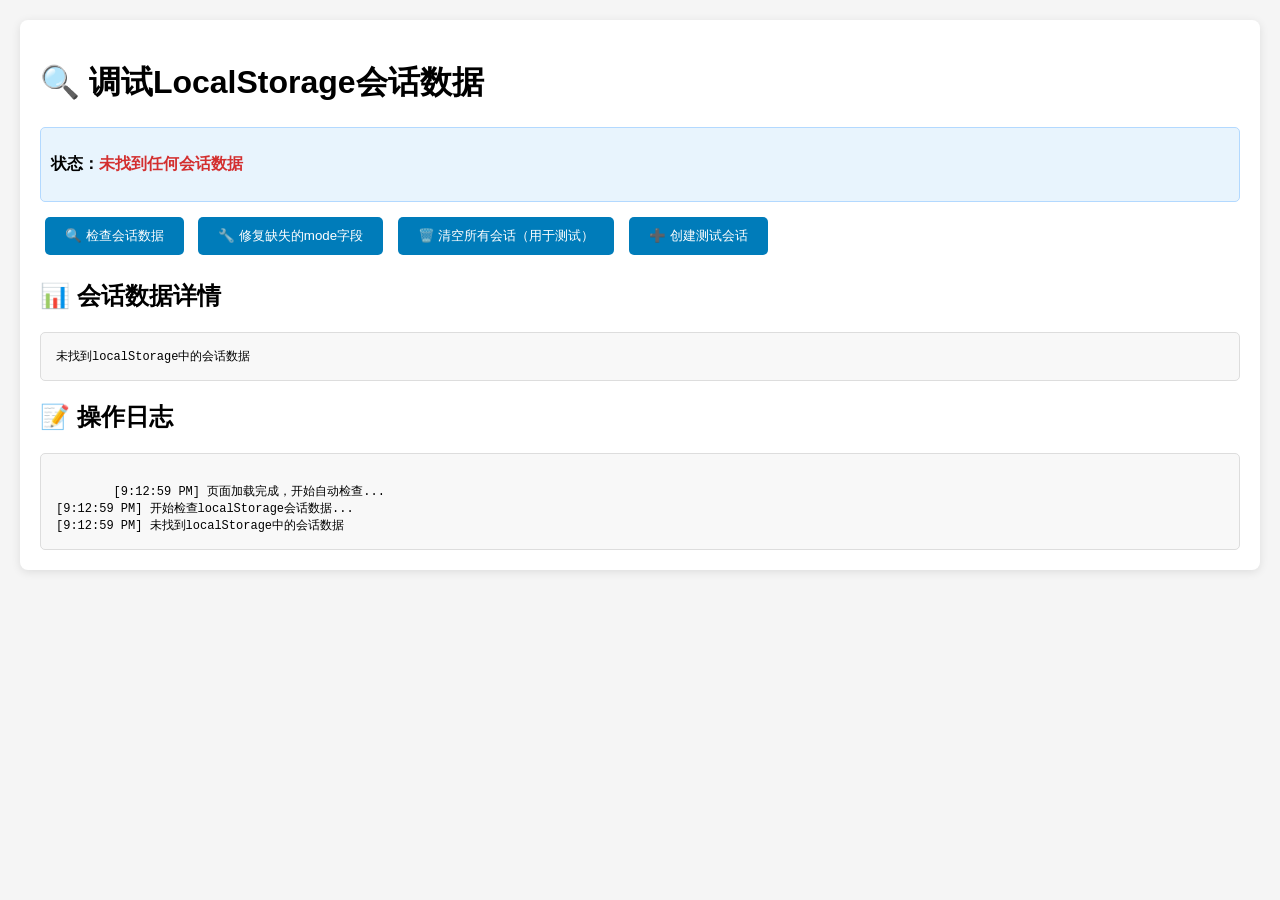
<file: tests/debug-localstorage.html>
<!DOCTYPE html>
<html lang="zh-CN">
<head>
    <meta charset="UTF-8">
    <meta name="viewport" content="width=device-width, initial-scale=1.0">
    <title>调试LocalStorage会话数据</title>
    <style>
        body {
            font-family: 'Segoe UI', Tahoma, Geneva, Verdana, sans-serif;
            margin: 20px;
            background-color: #f5f5f5;
        }
        .container {
            max-width: 1200px;
            margin: 0 auto;
            background: white;
            padding: 20px;
            border-radius: 8px;
            box-shadow: 0 2px 10px rgba(0,0,0,0.1);
        }
        .button {
            background: #007cba;
            color: white;
            border: none;
            padding: 10px 20px;
            border-radius: 5px;
            cursor: pointer;
            margin: 5px;
        }
        .button:hover {
            background: #005a87;
        }
        .json-display {
            background: #f8f8f8;
            border: 1px solid #ddd;
            padding: 15px;
            border-radius: 5px;
            overflow-x: auto;
            white-space: pre-wrap;
            font-family: 'Courier New', monospace;
            font-size: 12px;
        }
        .session-summary {
            background: #e8f4fd;
            border: 1px solid #b3d9ff;
            padding: 10px;
            border-radius: 5px;
            margin: 10px 0;
        }
        .missing-mode {
            color: #d32f2f;
            font-weight: bold;
        }
        .has-mode {
            color: #2e7d32;
            font-weight: bold;
        }
    </style>
</head>
<body>
    <div class="container">
        <h1>🔍 调试LocalStorage会话数据</h1>

        <div class="session-summary" id="sessionSummary">
            <p><strong>状态：</strong>点击"检查会话数据"来分析localStorage中的会话数据</p>
        </div>

        <button class="button" onclick="checkSessionData()">🔍 检查会话数据</button>
        <button class="button" onclick="addModeToSessions()">🔧 修复缺失的mode字段</button>
        <button class="button" onclick="clearAllSessions()">🗑️ 清空所有会话（用于测试）</button>
        <button class="button" onclick="createTestSession()">➕ 创建测试会话</button>

        <h2>📊 会话数据详情</h2>
        <div class="json-display" id="jsonDisplay">
            点击上面的按钮来显示数据...
        </div>

        <h2>📝 操作日志</h2>
        <div class="json-display" id="operationLog">
        </div>
    </div>

    <script>
        function log(message) {
            const logElement = document.getElementById('operationLog');
            const timestamp = new Date().toLocaleTimeString();
            logElement.textContent += `[${timestamp}] ${message}\n`;
            logElement.scrollTop = logElement.scrollHeight;
        }

        function checkSessionData() {
            log('开始检查localStorage会话数据...');

            const sessionsData = localStorage.getItem('claude_mcp_sessions');
            const jsonDisplay = document.getElementById('jsonDisplay');
            const sessionSummary = document.getElementById('sessionSummary');

            if (!sessionsData) {
                log('未找到localStorage中的会话数据');
                jsonDisplay.textContent = '未找到localStorage中的会话数据';
                sessionSummary.innerHTML = '<p><strong>状态：</strong><span class="missing-mode">未找到任何会话数据</span></p>';
                return;
            }

            try {
                const sessions = JSON.parse(sessionsData);
                const sessionKeys = Object.keys(sessions);

                log(`找到 ${sessionKeys.length} 个会话`);

                let sessionsWithMode = 0;
                let sessionsWithoutMode = 0;
                let sessionsWithoutSettings = 0;

                const analysis = [];

                sessionKeys.forEach(sessionId => {
                    const session = sessions[sessionId];
                    const hasSettings = !!session.settings;
                    const hasMode = hasSettings && !!session.settings.mode;

                    if (!hasSettings) {
                        sessionsWithoutSettings++;
                        analysis.push(`❌ 会话 ${session.name || sessionId}: 没有settings字段`);
                    } else if (!hasMode) {
                        sessionsWithoutMode++;
                        analysis.push(`⚠️  会话 ${session.name || sessionId}: 有settings但没有mode字段`);
                    } else {
                        sessionsWithMode++;
                        analysis.push(`✅ 会话 ${session.name || sessionId}: mode = ${session.settings.mode}`);
                    }
                });

                sessionSummary.innerHTML = `
                    <p><strong>总会话数：</strong>${sessionKeys.length}</p>
                    <p><strong>有mode字段：</strong><span class="has-mode">${sessionsWithMode}</span></p>
                    <p><strong>缺少mode字段：</strong><span class="missing-mode">${sessionsWithoutMode}</span></p>
                    <p><strong>缺少settings：</strong><span class="missing-mode">${sessionsWithoutSettings}</span></p>
                `;

                jsonDisplay.textContent = JSON.stringify(sessions, null, 2);

                analysis.forEach(msg => log(msg));

                if (sessionsWithoutMode > 0 || sessionsWithoutSettings > 0) {
                    log(`发现 ${sessionsWithoutMode + sessionsWithoutSettings} 个会话需要修复`);
                } else {
                    log('所有会话都有正确的mode字段！');
                }

            } catch (error) {
                log(`解析会话数据失败: ${error.message}`);
                jsonDisplay.textContent = `解析错误: ${error.message}`;
            }
        }

        function addModeToSessions() {
            log('开始修复缺失的mode字段...');

            const sessionsData = localStorage.getItem('claude_mcp_sessions');
            if (!sessionsData) {
                log('没有找到会话数据，无需修复');
                return;
            }

            try {
                const sessions = JSON.parse(sessionsData);
                let updated = 0;

                Object.keys(sessions).forEach(sessionId => {
                    const session = sessions[sessionId];
                    let needsUpdate = false;

                    // 如果没有settings，创建默认settings
                    if (!session.settings) {
                        session.settings = {
                            mode: 'general',
                            systemPrompt: '你是一个非常实用的助手。',
                            maxTurns: 20,
                            allowedTools: ['WebSearch', 'Read']
                        };
                        needsUpdate = true;
                        log(`为会话 ${session.name || sessionId} 创建了默认settings`);
                    }
                    // 如果有settings但没有mode
                    else if (!session.settings.mode) {
                        session.settings.mode = 'general';
                        needsUpdate = true;
                        log(`为会话 ${session.name || sessionId} 添加了mode字段: general`);
                    }

                    // 确保其他字段存在
                    if (!session.settings.systemPrompt) {
                        session.settings.systemPrompt = '你是一个非常实用的助手。';
                        needsUpdate = true;
                    }
                    if (!session.settings.maxTurns) {
                        session.settings.maxTurns = 20;
                        needsUpdate = true;
                    }
                    if (!session.settings.allowedTools) {
                        session.settings.allowedTools = ['WebSearch', 'Read'];
                        needsUpdate = true;
                    }

                    if (needsUpdate) {
                        updated++;
                    }
                });

                if (updated > 0) {
                    // 保存回localStorage
                    localStorage.setItem('claude_mcp_sessions', JSON.stringify(sessions));
                    log(`成功修复 ${updated} 个会话，已保存到localStorage`);

                    // 重新检查以验证修复
                    setTimeout(checkSessionData, 100);
                } else {
                    log('所有会话都已有正确的mode字段，无需修复');
                }

            } catch (error) {
                log(`修复失败: ${error.message}`);
            }
        }

        function clearAllSessions() {
            if (confirm('确定要清空所有会话数据吗？此操作不可撤销！')) {
                localStorage.removeItem('claude_mcp_sessions');
                log('已清空所有会话数据');
                checkSessionData();
            }
        }

        function createTestSession() {
            log('创建测试会话...');

            const sessionsData = localStorage.getItem('claude_mcp_sessions') || '{}';
            const sessions = JSON.parse(sessionsData);

            const sessionId = `session_${Date.now()}_test`;
            const session = {
                id: sessionId,
                name: `测试会话 ${Date.now()}`,
                createdAt: new Date().toISOString(),
                updatedAt: new Date().toISOString(),
                messages: [],
                settings: {
                    mode: 'general',
                    systemPrompt: '你是一个非常实用的助手。',
                    maxTurns: 20,
                    allowedTools: ['WebSearch', 'Read']
                }
            };

            sessions[sessionId] = session;
            localStorage.setItem('claude_mcp_sessions', JSON.stringify(sessions));

            log(`已创建测试会话: ${session.name}`);
            checkSessionData();
        }

        // 页面加载时自动检查
        window.addEventListener('load', () => {
            log('页面加载完成，开始自动检查...');
            checkSessionData();
        });
    </script>
</body>
</html>
</file>
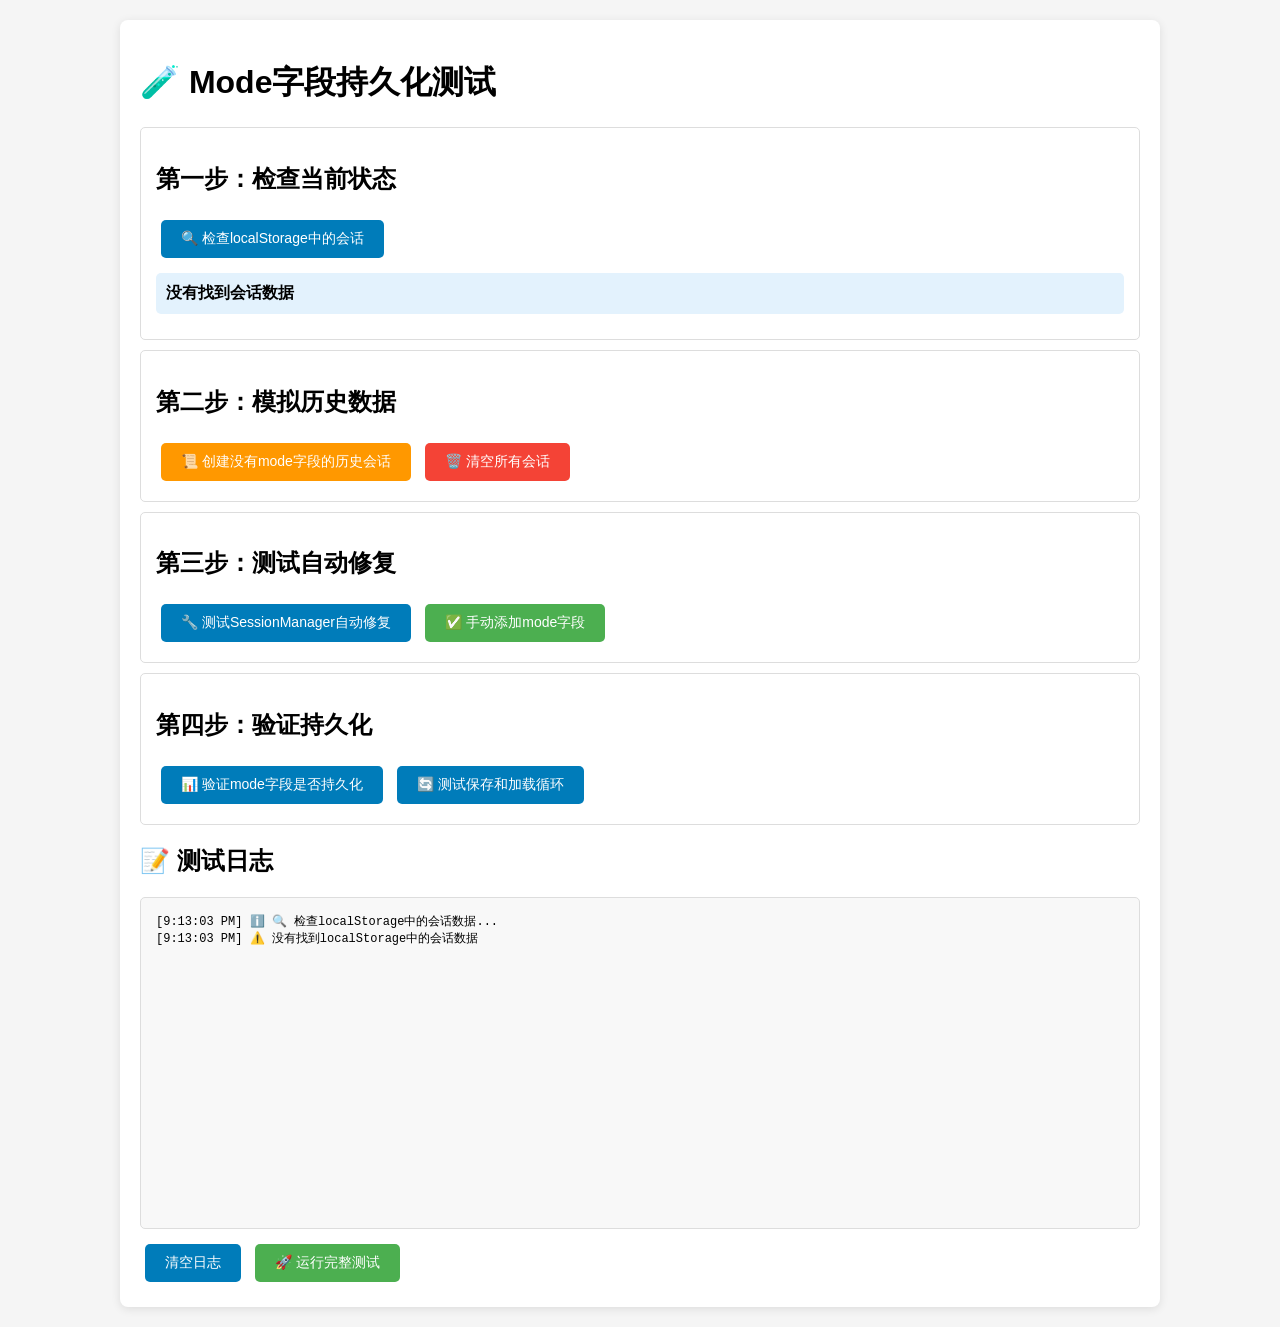
<file: tests/test-mode-persistence.html>
<!DOCTYPE html>
<html lang="zh-CN">
<head>
    <meta charset="UTF-8">
    <meta name="viewport" content="width=device-width, initial-scale=1.0">
    <title>测试Mode字段持久化</title>
    <style>
        body {
            font-family: 'Segoe UI', Tahoma, Geneva, Verdana, sans-serif;
            margin: 20px;
            background-color: #f5f5f5;
        }
        .container {
            max-width: 1000px;
            margin: 0 auto;
            background: white;
            padding: 20px;
            border-radius: 8px;
            box-shadow: 0 2px 10px rgba(0,0,0,0.1);
        }
        .button {
            background: #007cba;
            color: white;
            border: none;
            padding: 10px 20px;
            border-radius: 5px;
            cursor: pointer;
            margin: 5px;
            font-size: 14px;
        }
        .button:hover {
            background: #005a87;
        }
        .success { background: #4caf50; }
        .warning { background: #ff9800; }
        .error { background: #f44336; }

        .log-area {
            background: #f8f8f8;
            border: 1px solid #ddd;
            padding: 15px;
            border-radius: 5px;
            margin: 10px 0;
            height: 300px;
            overflow-y: auto;
            font-family: 'Courier New', monospace;
            font-size: 12px;
            white-space: pre-wrap;
        }
        .status {
            padding: 10px;
            border-radius: 5px;
            margin: 10px 0;
            font-weight: bold;
        }
        .test-section {
            border: 1px solid #ddd;
            border-radius: 5px;
            padding: 15px;
            margin: 10px 0;
        }
    </style>
</head>
<body>
    <div class="container">
        <h1>🧪 Mode字段持久化测试</h1>

        <div class="test-section">
            <h2>第一步：检查当前状态</h2>
            <button class="button" onclick="checkCurrentState()">🔍 检查localStorage中的会话</button>
            <div id="currentState" class="status" style="background: #e3f2fd;">等待检查...</div>
        </div>

        <div class="test-section">
            <h2>第二步：模拟历史数据</h2>
            <button class="button warning" onclick="createLegacySession()">📜 创建没有mode字段的历史会话</button>
            <button class="button error" onclick="clearAllSessions()">🗑️ 清空所有会话</button>
        </div>

        <div class="test-section">
            <h2>第三步：测试自动修复</h2>
            <button class="button" onclick="testSessionManagerFix()">🔧 测试SessionManager自动修复</button>
            <button class="button success" onclick="manualFixMode()">✅ 手动添加mode字段</button>
        </div>

        <div class="test-section">
            <h2>第四步：验证持久化</h2>
            <button class="button" onclick="verifyPersistence()">📊 验证mode字段是否持久化</button>
            <button class="button" onclick="testSaveAndLoad()">🔄 测试保存和加载循环</button>
        </div>

        <h2>📝 测试日志</h2>
        <div id="testLog" class="log-area"></div>

        <button class="button" onclick="clearLog()">清空日志</button>
        <button class="button success" onclick="runFullTest()">🚀 运行完整测试</button>
    </div>

    <script>
        function log(message, type = 'info') {
            const logArea = document.getElementById('testLog');
            const timestamp = new Date().toLocaleTimeString();
            const prefix = type === 'error' ? '❌' : type === 'success' ? '✅' : type === 'warning' ? '⚠️' : 'ℹ️';
            logArea.textContent += `[${timestamp}] ${prefix} ${message}\n`;
            logArea.scrollTop = logArea.scrollHeight;
        }

        function clearLog() {
            document.getElementById('testLog').textContent = '';
        }

        function updateStatus(elementId, message, className = '') {
            const element = document.getElementById(elementId);
            element.textContent = message;
            element.className = 'status ' + className;
        }

        function checkCurrentState() {
            log('🔍 检查localStorage中的会话数据...');

            const sessionsData = localStorage.getItem('claude_mcp_sessions');
            if (!sessionsData) {
                updateStatus('currentState', '没有找到会话数据', 'warning');
                log('没有找到localStorage中的会话数据', 'warning');
                return;
            }

            try {
                const sessions = JSON.parse(sessionsData);
                const sessionCount = Object.keys(sessions).length;
                let withMode = 0;
                let withoutMode = 0;

                Object.entries(sessions).forEach(([id, session]) => {
                    if (session.settings && session.settings.mode) {
                        withMode++;
                        log(`✅ 会话 "${session.name}": mode = ${session.settings.mode}`);
                    } else {
                        withoutMode++;
                        log(`❌ 会话 "${session.name}": 缺少mode字段`, 'error');
                    }
                });

                updateStatus('currentState',
                    `总计: ${sessionCount} 个会话, 有mode: ${withMode}, 缺少mode: ${withoutMode}`,
                    withoutMode > 0 ? 'warning' : 'success'
                );

            } catch (error) {
                updateStatus('currentState', `解析错误: ${error.message}`, 'error');
                log(`解析会话数据失败: ${error.message}`, 'error');
            }
        }

        function createLegacySession() {
            log('📜 创建模拟历史会话（没有mode字段）...');

            const sessionsData = localStorage.getItem('claude_mcp_sessions') || '{}';
            const sessions = JSON.parse(sessionsData);

            const sessionId = `legacy_session_${Date.now()}`;
            const legacySession = {
                id: sessionId,
                name: `历史会话 (无mode) ${Date.now()}`,
                createdAt: new Date().toISOString(),
                updatedAt: new Date().toISOString(),
                messages: [],
                settings: {
                    // 故意不包含mode字段，模拟历史数据
                    systemPrompt: '你是一个有用的助手。',
                    maxTurns: 20,
                    allowedTools: ['WebSearch', 'Read']
                }
            };

            sessions[sessionId] = legacySession;
            localStorage.setItem('claude_mcp_sessions', JSON.stringify(sessions));

            log(`✅ 已创建历史会话: ${legacySession.name}`);
            checkCurrentState(); // 重新检查状态
        }

        function clearAllSessions() {
            if (confirm('确定要清空所有会话吗？')) {
                localStorage.removeItem('claude_mcp_sessions');
                log('🗑️ 已清空所有会话数据');
                updateStatus('currentState', '所有会话已清空', 'warning');
            }
        }

        function testSessionManagerFix() {
            log('🔧 测试SessionManager自动修复功能...');

            // 模拟SessionManager的ensureSessionSettingsCompat方法
            function getDefaultSettings() {
                return {
                    mode: 'general',
                    systemPrompt: '你是一个非常实用的助手。',
                    maxTurns: 20,
                    allowedTools: ['WebSearch', 'Read']
                };
            }

            function ensureSessionSettingsCompat(sessionData) {
                log(`检查会话 ${sessionData.name} 的兼容性...`);

                if (!sessionData.settings) {
                    log(`会话 ${sessionData.name} 没有settings，创建默认设置`);
                    sessionData.settings = getDefaultSettings();
                    return true;
                }

                let updated = false;
                if (!sessionData.settings.mode) {
                    log(`会话 ${sessionData.name} 没有mode字段，添加默认mode: general`);
                    sessionData.settings.mode = 'general';
                    updated = true;
                }

                const defaultSettings = getDefaultSettings();
                if (!sessionData.settings.systemPrompt) {
                    sessionData.settings.systemPrompt = defaultSettings.systemPrompt;
                    updated = true;
                }
                if (!sessionData.settings.maxTurns) {
                    sessionData.settings.maxTurns = defaultSettings.maxTurns;
                    updated = true;
                }
                if (!sessionData.settings.allowedTools) {
                    sessionData.settings.allowedTools = defaultSettings.allowedTools;
                    updated = true;
                }

                if (updated) {
                    log(`会话 ${sessionData.name} 兼容性检查完成，最终mode: ${sessionData.settings.mode}`);
                }
                return updated;
            }

            const sessionsData = localStorage.getItem('claude_mcp_sessions');
            if (!sessionsData) {
                log('没有找到会话数据，无法测试修复功能', 'warning');
                return;
            }

            try {
                const sessions = JSON.parse(sessionsData);
                let fixedCount = 0;

                Object.entries(sessions).forEach(([id, session]) => {
                    if (ensureSessionSettingsCompat(session)) {
                        fixedCount++;
                    }
                });

                if (fixedCount > 0) {
                    localStorage.setItem('claude_mcp_sessions', JSON.stringify(sessions));
                    log(`✅ 成功修复 ${fixedCount} 个会话，已保存到localStorage`, 'success');
                } else {
                    log('所有会话都已有正确的mode字段，无需修复');
                }

                checkCurrentState(); // 重新检查状态

            } catch (error) {
                log(`修复失败: ${error.message}`, 'error');
            }
        }

        function manualFixMode() {
            log('✅ 手动为所有会话添加mode字段...');

            const sessionsData = localStorage.getItem('claude_mcp_sessions');
            if (!sessionsData) {
                log('没有找到会话数据', 'warning');
                return;
            }

            try {
                const sessions = JSON.parse(sessionsData);
                let fixedCount = 0;

                Object.entries(sessions).forEach(([id, session]) => {
                    if (!session.settings) {
                        session.settings = {
                            mode: 'general',
                            systemPrompt: '你是一个非常实用的助手。',
                            maxTurns: 20,
                            allowedTools: ['WebSearch', 'Read']
                        };
                        fixedCount++;
                    } else if (!session.settings.mode) {
                        session.settings.mode = 'general';
                        fixedCount++;
                    }
                });

                if (fixedCount > 0) {
                    localStorage.setItem('claude_mcp_sessions', JSON.stringify(sessions));
                    log(`✅ 手动修复 ${fixedCount} 个会话，已保存到localStorage`, 'success');
                } else {
                    log('所有会话都已有mode字段');
                }

                checkCurrentState(); // 重新检查状态

            } catch (error) {
                log(`手动修复失败: ${error.message}`, 'error');
            }
        }

        function verifyPersistence() {
            log('📊 验证mode字段是否正确持久化...');

            const sessionsData = localStorage.getItem('claude_mcp_sessions');
            if (!sessionsData) {
                log('没有找到会话数据', 'warning');
                return;
            }

            try {
                const sessions = JSON.parse(sessionsData);
                let allHaveMode = true;
                let totalSessions = 0;

                Object.entries(sessions).forEach(([id, session]) => {
                    totalSessions++;
                    if (!session.settings || !session.settings.mode) {
                        allHaveMode = false;
                        log(`❌ 会话 "${session.name}" 仍然缺少mode字段`, 'error');
                    } else {
                        log(`✅ 会话 "${session.name}": mode = ${session.settings.mode}`);
                    }
                });

                if (allHaveMode && totalSessions > 0) {
                    log(`🎉 验证成功！所有 ${totalSessions} 个会话都有正确的mode字段`, 'success');
                } else if (totalSessions === 0) {
                    log('没有会话可以验证', 'warning');
                } else {
                    log(`验证失败！还有会话缺少mode字段`, 'error');
                }

            } catch (error) {
                log(`验证失败: ${error.message}`, 'error');
            }
        }

        function testSaveAndLoad() {
            log('🔄 测试保存和加载循环...');

            // 创建一个测试会话
            const testSessionId = `test_cycle_${Date.now()}`;
            const testSession = {
                id: testSessionId,
                name: `循环测试会话 ${Date.now()}`,
                createdAt: new Date().toISOString(),
                updatedAt: new Date().toISOString(),
                messages: [],
                settings: {
                    mode: 'programmer',
                    systemPrompt: '你是一个编程助手。',
                    maxTurns: 15,
                    allowedTools: ['Read', 'Write', 'Bash']
                }
            };

            // 保存到localStorage
            const sessionsData = localStorage.getItem('claude_mcp_sessions') || '{}';
            const sessions = JSON.parse(sessionsData);
            sessions[testSessionId] = testSession;
            localStorage.setItem('claude_mcp_sessions', JSON.stringify(sessions));

            log('📤 已保存测试会话到localStorage');

            // 立即重新加载
            setTimeout(() => {
                const reloadedData = localStorage.getItem('claude_mcp_sessions');
                const reloadedSessions = JSON.parse(reloadedData);
                const reloadedSession = reloadedSessions[testSessionId];

                if (reloadedSession && reloadedSession.settings && reloadedSession.settings.mode === 'programmer') {
                    log('📥 重新加载成功！mode字段正确保持', 'success');
                } else {
                    log('❌ 重新加载失败！mode字段丢失', 'error');
                }
            }, 100);
        }

        function runFullTest() {
            log('🚀 开始运行完整测试套件...');
            clearLog();

            // 按顺序执行测试
            setTimeout(() => {
                log('=== 第1步：检查当前状态 ===');
                checkCurrentState();
            }, 100);

            setTimeout(() => {
                log('=== 第2步：创建历史会话 ===');
                createLegacySession();
            }, 500);

            setTimeout(() => {
                log('=== 第3步：测试自动修复 ===');
                testSessionManagerFix();
            }, 1000);

            setTimeout(() => {
                log('=== 第4步：验证持久化 ===');
                verifyPersistence();
            }, 1500);

            setTimeout(() => {
                log('=== 第5步：测试保存循环 ===');
                testSaveAndLoad();
            }, 2000);

            setTimeout(() => {
                log('=== 完整测试套件执行完成 ===', 'success');
            }, 2500);
        }

        // 页面加载时自动检查
        window.addEventListener('load', () => {
            checkCurrentState();
        });
    </script>
</body>
</html>
</file>
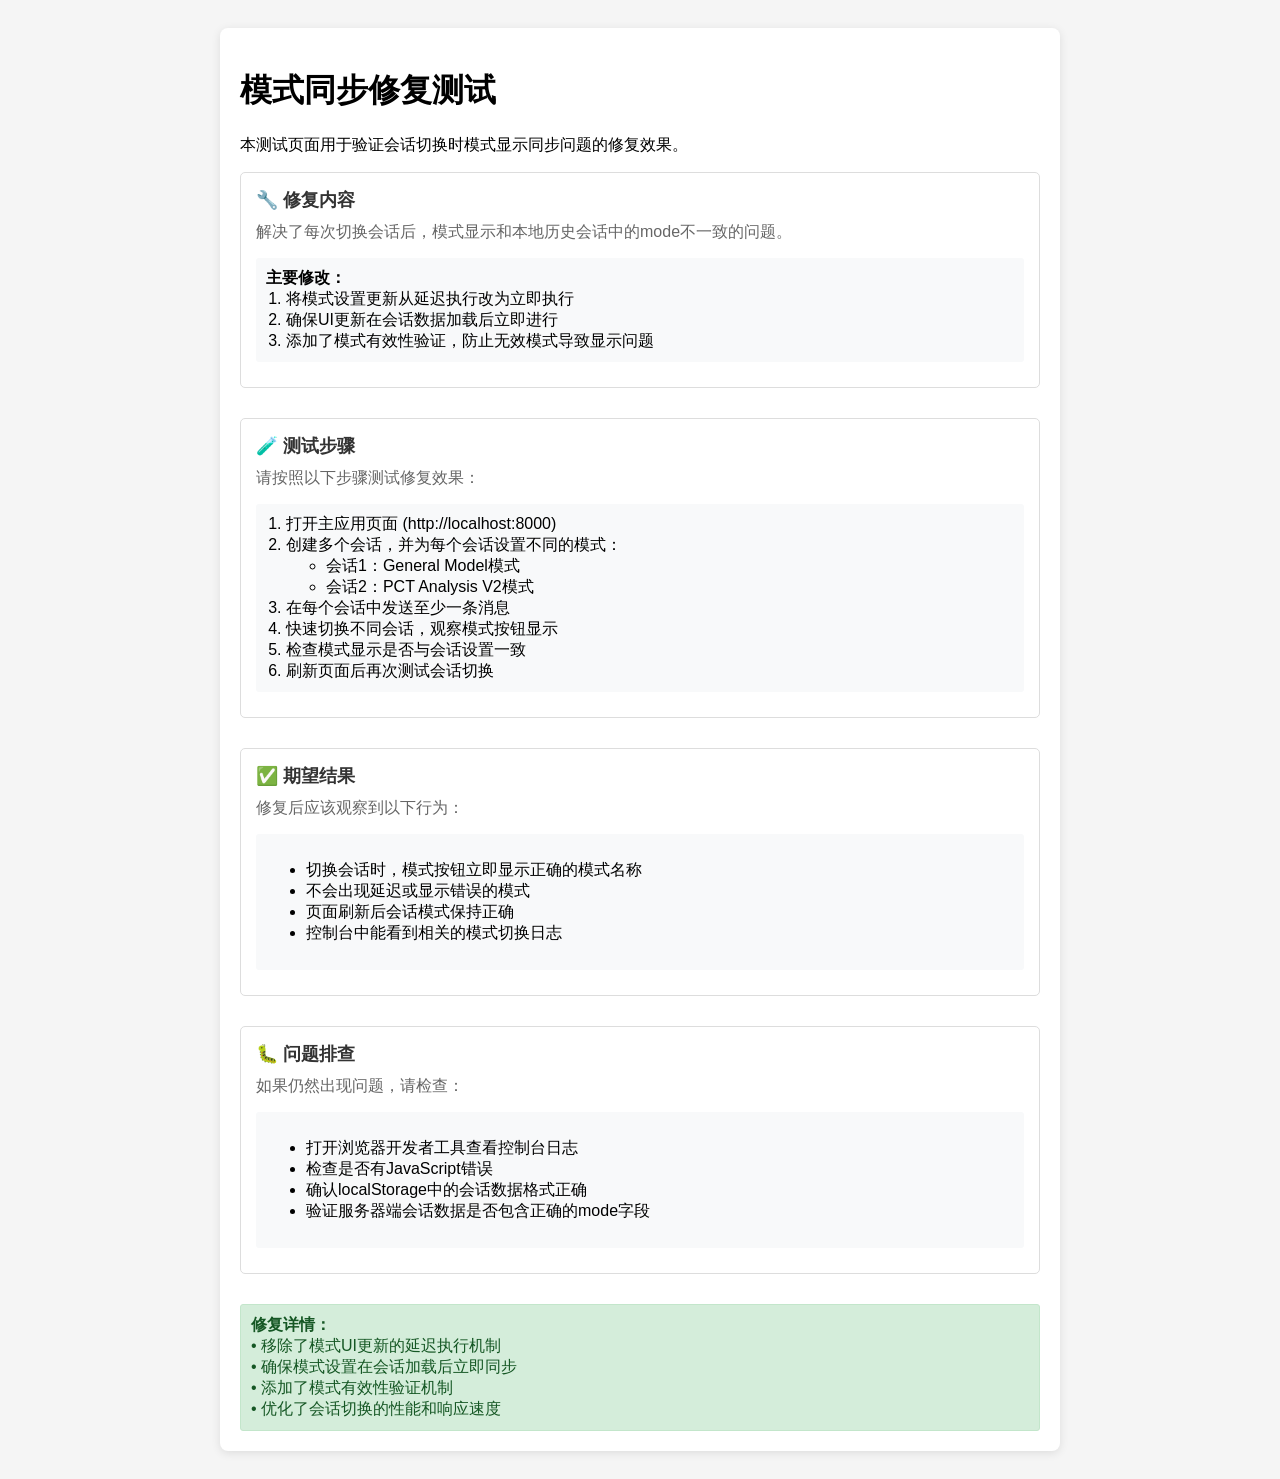
<file: tests/test-mode-sync-fix.html>
<!DOCTYPE html>
<html lang="zh-CN">
<head>
    <meta charset="UTF-8">
    <meta name="viewport" content="width=device-width, initial-scale=1.0">
    <title>模式同步修复测试</title>
    <style>
        body {
            font-family: Arial, sans-serif;
            padding: 20px;
            background-color: #f5f5f5;
        }
        .test-container {
            max-width: 800px;
            margin: 0 auto;
            background: white;
            padding: 20px;
            border-radius: 8px;
            box-shadow: 0 2px 10px rgba(0,0,0,0.1);
        }
        .test-section {
            margin-bottom: 30px;
            padding: 15px;
            border: 1px solid #ddd;
            border-radius: 5px;
        }
        .test-title {
            font-size: 18px;
            font-weight: bold;
            color: #333;
            margin-bottom: 10px;
        }
        .test-desc {
            color: #666;
            margin-bottom: 15px;
        }
        .test-steps {
            background: #f8f9fa;
            padding: 10px;
            border-radius: 3px;
            margin: 10px 0;
        }
        .test-steps ol {
            margin: 0;
            padding-left: 20px;
        }
        .test-result {
            margin-top: 15px;
            padding: 10px;
            border-radius: 3px;
        }
        .success {
            background: #d4edda;
            color: #155724;
            border: 1px solid #c3e6cb;
        }
        .warning {
            background: #fff3cd;
            color: #856404;
            border: 1px solid #ffeaa7;
        }
        .error {
            background: #f8d7da;
            color: #721c24;
            border: 1px solid #f1b0b7;
        }
    </style>
</head>
<body>
    <div class="test-container">
        <h1>模式同步修复测试</h1>
        <p>本测试页面用于验证会话切换时模式显示同步问题的修复效果。</p>

        <div class="test-section">
            <div class="test-title">🔧 修复内容</div>
            <div class="test-desc">
                解决了每次切换会话后，模式显示和本地历史会话中的mode不一致的问题。
            </div>
            <div class="test-steps">
                <strong>主要修改：</strong>
                <ol>
                    <li>将模式设置更新从延迟执行改为立即执行</li>
                    <li>确保UI更新在会话数据加载后立即进行</li>
                    <li>添加了模式有效性验证，防止无效模式导致显示问题</li>
                </ol>
            </div>
        </div>

        <div class="test-section">
            <div class="test-title">🧪 测试步骤</div>
            <div class="test-desc">
                请按照以下步骤测试修复效果：
            </div>
            <div class="test-steps">
                <ol>
                    <li>打开主应用页面 (http://localhost:8000)</li>
                    <li>创建多个会话，并为每个会话设置不同的模式：
                        <ul>
                            <li>会话1：General Model模式</li>
                            <li>会话2：PCT Analysis V2模式</li>
                        </ul>
                    </li>
                    <li>在每个会话中发送至少一条消息</li>
                    <li>快速切换不同会话，观察模式按钮显示</li>
                    <li>检查模式显示是否与会话设置一致</li>
                    <li>刷新页面后再次测试会话切换</li>
                </ol>
            </div>
        </div>

        <div class="test-section">
            <div class="test-title">✅ 期望结果</div>
            <div class="test-desc">
                修复后应该观察到以下行为：
            </div>
            <div class="test-steps">
                <ul>
                    <li>切换会话时，模式按钮立即显示正确的模式名称</li>
                    <li>不会出现延迟或显示错误的模式</li>
                    <li>页面刷新后会话模式保持正确</li>
                    <li>控制台中能看到相关的模式切换日志</li>
                </ul>
            </div>
        </div>

        <div class="test-section">
            <div class="test-title">🐛 问题排查</div>
            <div class="test-desc">
                如果仍然出现问题，请检查：
            </div>
            <div class="test-steps">
                <ul>
                    <li>打开浏览器开发者工具查看控制台日志</li>
                    <li>检查是否有JavaScript错误</li>
                    <li>确认localStorage中的会话数据格式正确</li>
                    <li>验证服务器端会话数据是否包含正确的mode字段</li>
                </ul>
            </div>
        </div>

        <div class="test-result success">
            <strong>修复详情：</strong><br>
            • 移除了模式UI更新的延迟执行机制<br>
            • 确保模式设置在会话加载后立即同步<br>
            • 添加了模式有效性验证机制<br>
            • 优化了会话切换的性能和响应速度
        </div>
    </div>
</body>
</html>
</file>
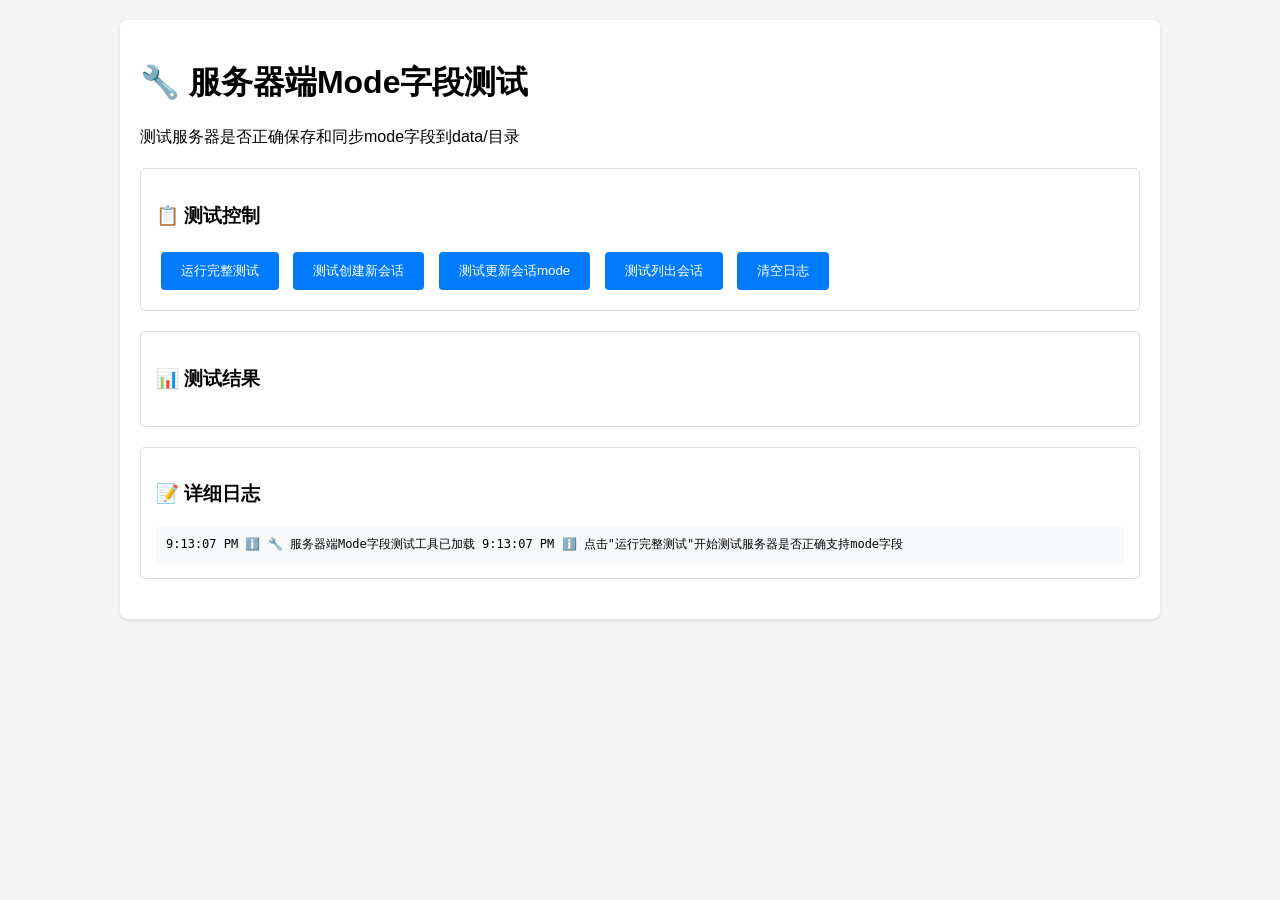
<file: tests/test-server-mode-fix.html>
<!DOCTYPE html>
<html lang="zh-CN">
<head>
    <meta charset="UTF-8">
    <meta name="viewport" content="width=device-width, initial-scale=1.0">
    <title>服务器Mode字段测试</title>
    <style>
        body {
            font-family: Arial, sans-serif;
            margin: 20px;
            background-color: #f5f5f5;
        }
        .container {
            max-width: 1000px;
            margin: 0 auto;
            background: white;
            padding: 20px;
            border-radius: 8px;
            box-shadow: 0 2px 4px rgba(0,0,0,0.1);
        }
        .test-section {
            margin: 20px 0;
            padding: 15px;
            border: 1px solid #ddd;
            border-radius: 5px;
        }
        .success {
            background-color: #d4edda;
            border-color: #c3e6cb;
            color: #155724;
        }
        .error {
            background-color: #f8d7da;
            border-color: #f5c6cb;
            color: #721c24;
        }
        .info {
            background-color: #d1ecf1;
            border-color: #bee5eb;
            color: #0c5460;
        }
        button {
            background-color: #007bff;
            color: white;
            border: none;
            padding: 10px 20px;
            border-radius: 4px;
            cursor: pointer;
            margin: 5px;
        }
        button:hover {
            background-color: #0056b3;
        }
        pre {
            background-color: #f8f9fa;
            padding: 10px;
            border-radius: 4px;
            overflow-x: auto;
            white-space: pre-wrap;
        }
        .log {
            max-height: 300px;
            overflow-y: auto;
            background-color: #f8f9fa;
            padding: 10px;
            border-radius: 4px;
            font-family: monospace;
            font-size: 12px;
        }
    </style>
</head>
<body>
    <div class="container">
        <h1>🔧 服务器端Mode字段测试</h1>
        <p>测试服务器是否正确保存和同步mode字段到data/目录</p>

        <div class="test-section">
            <h3>📋 测试控制</h3>
            <button onclick="runFullTest()">运行完整测试</button>
            <button onclick="testCreateSession()">测试创建新会话</button>
            <button onclick="testUpdateSession()">测试更新会话mode</button>
            <button onclick="testListSessions()">测试列出会话</button>
            <button onclick="clearLog()">清空日志</button>
        </div>

        <div class="test-section">
            <h3>📊 测试结果</h3>
            <div id="testResults"></div>
        </div>

        <div class="test-section">
            <h3>📝 详细日志</h3>
            <div id="testLog" class="log"></div>
        </div>
    </div>

    <script>
        let testResults = [];

        function log(message, type = 'info') {
            const timestamp = new Date().toLocaleTimeString();
            const logElement = document.getElementById('testLog');
            const prefix = type === 'error' ? '❌' : type === 'success' ? '✅' : 'ℹ️';
            logElement.innerHTML += `${timestamp} ${prefix} ${message}\n`;
            logElement.scrollTop = logElement.scrollHeight;
            console.log(`[${type}] ${message}`);
        }

        function clearLog() {
            document.getElementById('testLog').innerHTML = '';
            document.getElementById('testResults').innerHTML = '';
            testResults = [];
        }

        function updateResults() {
            const resultsElement = document.getElementById('testResults');
            const passedTests = testResults.filter(r => r.passed).length;
            const totalTests = testResults.length;

            let html = `<p><strong>测试进度: ${passedTests}/${totalTests} 通过</strong></p>`;

            testResults.forEach(result => {
                const status = result.passed ? '✅' : '❌';
                const className = result.passed ? 'success' : 'error';
                html += `<div class="${className}">${status} ${result.name}: ${result.message}</div>`;
            });

            resultsElement.innerHTML = html;
        }

        function addTestResult(name, passed, message) {
            testResults.push({ name, passed, message });
            updateResults();
        }

        // API调用函数
        async function apiCall(method, url, data = null) {
            try {
                const options = {
                    method,
                    headers: {
                        'Content-Type': 'application/json',
                    }
                };

                if (data) {
                    options.body = JSON.stringify(data);
                }

                const response = await fetch(url, options);
                const result = await response.json();

                if (!response.ok) {
                    throw new Error(`HTTP ${response.status}: ${result.detail || 'Unknown error'}`);
                }

                return result;
            } catch (error) {
                log(`API调用失败: ${error.message}`, 'error');
                throw error;
            }
        }

        // 测试创建新会话
        async function testCreateSession() {
            log('开始测试创建新会话...');

            try {
                // 创建新会话
                const newSession = await apiCall('POST', '/api/v1/sessions/', {
                    name: `Mode测试会话_${Date.now()}`
                });

                log(`创建会话成功: ${newSession.id}`);
                log(`会话设置: ${JSON.stringify(newSession.settings, null, 2)}`);

                // 检查是否有mode字段
                if (newSession.settings && newSession.settings.mode) {
                    addTestResult('创建会话mode字段', true, `新会话包含mode字段: ${newSession.settings.mode}`);
                    log(`✅ 新会话成功包含mode字段: ${newSession.settings.mode}`, 'success');
                } else {
                    addTestResult('创建会话mode字段', false, '新会话缺少mode字段');
                    log('❌ 新会话缺少mode字段', 'error');
                }

                return newSession;
            } catch (error) {
                addTestResult('创建会话mode字段', false, `创建失败: ${error.message}`);
                log(`❌ 创建会话失败: ${error.message}`, 'error');
                throw error;
            }
        }

        // 测试更新会话mode
        async function testUpdateSession() {
            log('开始测试更新会话mode...');

            try {
                // 先创建一个会话
                const session = await testCreateSession();

                // 更新会话的mode
                const updatedSession = {
                    ...session,
                    settings: {
                        ...session.settings,
                        mode: 'coding_assistant'  // 更改为coding_assistant模式
                    },
                    updatedAt: new Date().toISOString()
                };

                // 发送更新请求
                const result = await apiCall('PUT', `/api/v1/sessions/${session.id}`, updatedSession);

                log(`更新会话成功: ${result.id}`);
                log(`更新后设置: ${JSON.stringify(result.settings, null, 2)}`);

                // 检查mode是否正确更新
                if (result.settings && result.settings.mode === 'coding_assistant') {
                    addTestResult('更新会话mode字段', true, `会话mode成功更新为: ${result.settings.mode}`);
                    log(`✅ 会话mode成功更新为: ${result.settings.mode}`, 'success');
                } else {
                    addTestResult('更新会话mode字段', false, `mode更新失败，期望: coding_assistant，实际: ${result.settings?.mode}`);
                    log(`❌ mode更新失败，期望: coding_assistant，实际: ${result.settings?.mode}`, 'error');
                }

                return result;
            } catch (error) {
                addTestResult('更新会话mode字段', false, `更新失败: ${error.message}`);
                log(`❌ 更新会话失败: ${error.message}`, 'error');
                throw error;
            }
        }

        // 测试列出会话
        async function testListSessions() {
            log('开始测试列出会话...');

            try {
                const sessions = await apiCall('GET', '/api/v1/sessions/list');

                log(`获取到 ${sessions.length} 个会话`);

                let sessionsWithMode = 0;
                let sessionsWithoutMode = 0;

                sessions.forEach((session, index) => {
                    const hasMode = session.settings && session.settings.mode;
                    if (hasMode) {
                        sessionsWithMode++;
                        log(`会话 ${index + 1}: ${session.name} - mode: ${session.settings.mode}`);
                    } else {
                        sessionsWithoutMode++;
                        log(`会话 ${index + 1}: ${session.name} - 缺少mode字段`, 'error');
                    }
                });

                if (sessionsWithoutMode === 0) {
                    addTestResult('列出会话mode字段', true, `所有 ${sessions.length} 个会话都包含mode字段`);
                    log(`✅ 所有会话都包含mode字段`, 'success');
                } else {
                    addTestResult('列出会话mode字段', false, `${sessionsWithoutMode} 个会话缺少mode字段`);
                    log(`❌ ${sessionsWithoutMode} 个会话缺少mode字段`, 'error');
                }

                return sessions;
            } catch (error) {
                addTestResult('列出会话mode字段', false, `获取失败: ${error.message}`);
                log(`❌ 获取会话列表失败: ${error.message}`, 'error');
                throw error;
            }
        }

        // 运行完整测试
        async function runFullTest() {
            clearLog();
            log('🚀 开始运行完整测试套件...');

            try {
                // 1. 测试创建新会话
                await testCreateSession();
                await new Promise(resolve => setTimeout(resolve, 500));

                // 2. 测试更新会话mode
                await testUpdateSession();
                await new Promise(resolve => setTimeout(resolve, 500));

                // 3. 测试列出会话
                await testListSessions();

                log('✅ 完整测试套件执行完成', 'success');

                // 显示总结
                const passedTests = testResults.filter(r => r.passed).length;
                const totalTests = testResults.length;

                if (passedTests === totalTests) {
                    log('🎉 所有测试都通过了！服务器端mode字段支持正常工作。', 'success');
                } else {
                    log(`⚠️ ${totalTests - passedTests} 个测试失败，需要进一步检查。`, 'error');
                }

            } catch (error) {
                log(`❌ 测试套件执行失败: ${error.message}`, 'error');
            }
        }

        // 页面加载时显示信息
        document.addEventListener('DOMContentLoaded', function() {
            log('🔧 服务器端Mode字段测试工具已加载');
            log('点击"运行完整测试"开始测试服务器是否正确支持mode字段');
        });
    </script>
</body>
</html>
</file>
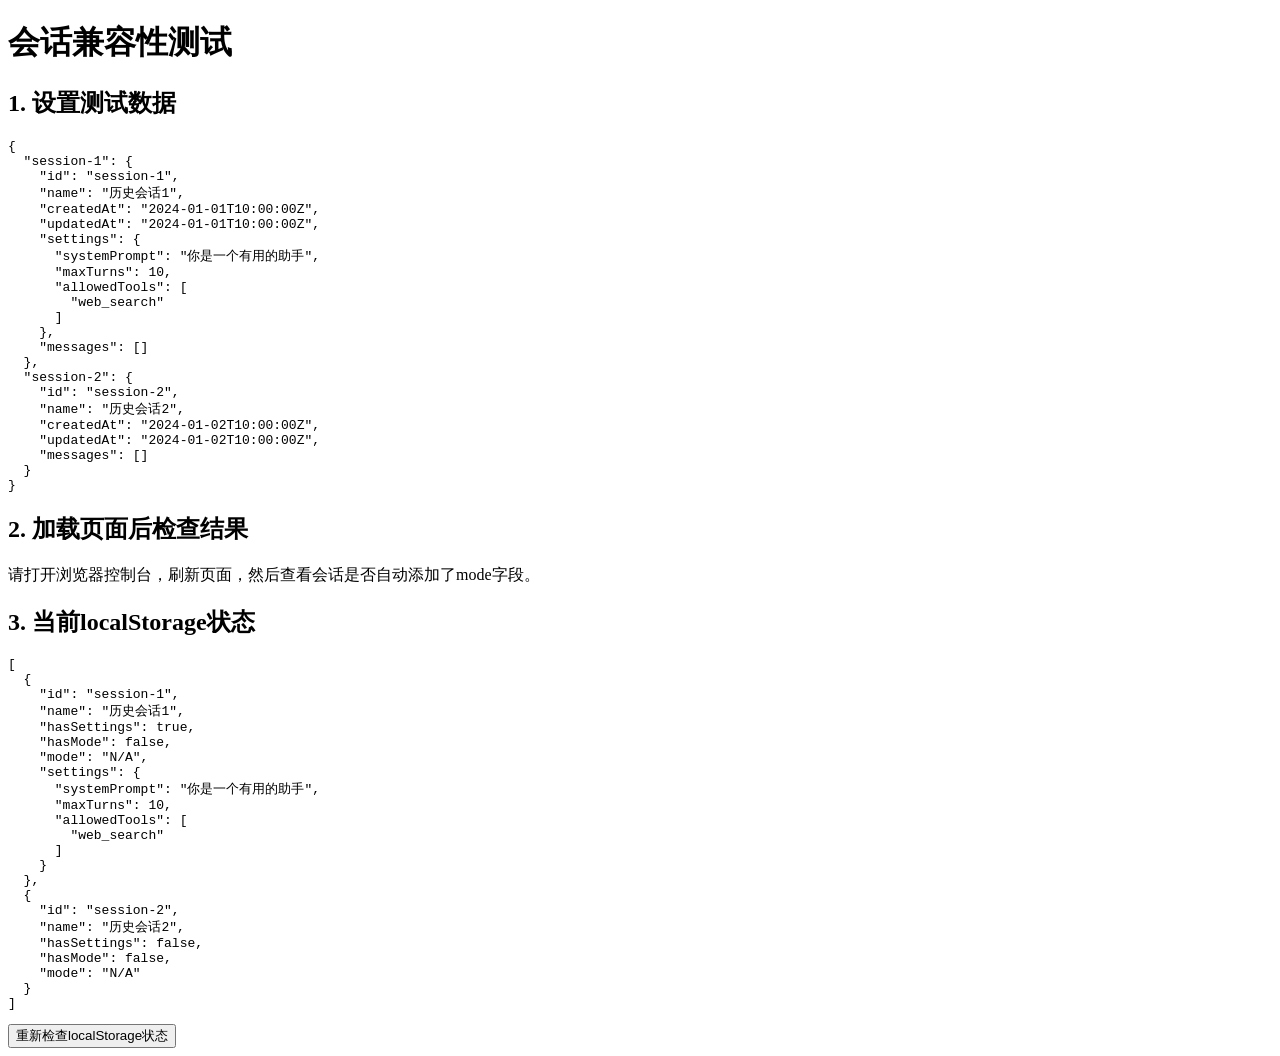
<file: tests/test-session-compatibility.html>
<!DOCTYPE html>
<html lang="zh-CN">
<head>
    <meta charset="UTF-8">
    <meta name="viewport" content="width=device-width, initial-scale=1.0">
    <title>会话兼容性测试</title>
</head>
<body>
    <h1>会话兼容性测试</h1>
    <div id="results"></div>

    <script>
        // 模拟历史会话数据（没有mode字段）
        function createLegacySessionData() {
            return {
                'session-1': {
                    id: 'session-1',
                    name: '历史会话1',
                    createdAt: '2024-01-01T10:00:00Z',
                    updatedAt: '2024-01-01T10:00:00Z',
                    settings: {
                        systemPrompt: '你是一个有用的助手',
                        maxTurns: 10,
                        allowedTools: ['web_search']
                        // 注意：没有mode字段
                    },
                    messages: []
                },
                'session-2': {
                    id: 'session-2',
                    name: '历史会话2',
                    createdAt: '2024-01-02T10:00:00Z',
                    updatedAt: '2024-01-02T10:00:00Z',
                    // 注意：完全没有settings字段
                    messages: []
                }
            };
        }

        // 设置测试数据
        function setupTestData() {
            const legacyData = createLegacySessionData();
            localStorage.setItem('claude_mcp_sessions', JSON.stringify(legacyData));
            console.log('已设置测试用的历史会话数据');
            return legacyData;
        }

        // 检查兼容性处理结果
        function checkCompatibilityResults() {
            const sessionsData = localStorage.getItem('claude_mcp_sessions');
            if (!sessionsData) {
                return '没有找到会话数据';
            }

            const sessions = JSON.parse(sessionsData);
            const results = [];

            for (const [id, session] of Object.entries(sessions)) {
                const hasSettings = !!session.settings;
                const hasMode = hasSettings && !!session.settings.mode;

                results.push({
                    id,
                    name: session.name,
                    hasSettings,
                    hasMode,
                    mode: hasMode ? session.settings.mode : 'N/A',
                    settings: session.settings
                });
            }

            return results;
        }

        // 运行测试
        function runTest() {
            const resultsDiv = document.getElementById('results');

            // 1. 设置测试数据
            resultsDiv.innerHTML += '<h2>1. 设置测试数据</h2>';
            const originalData = setupTestData();
            resultsDiv.innerHTML += '<pre>' + JSON.stringify(originalData, null, 2) + '</pre>';

            // 2. 模拟页面加载后的兼容性检查
            resultsDiv.innerHTML += '<h2>2. 加载页面后检查结果</h2>';
            resultsDiv.innerHTML += '<p>请打开浏览器控制台，刷新页面，然后查看会话是否自动添加了mode字段。</p>';

            // 3. 手动检查当前状态
            resultsDiv.innerHTML += '<h2>3. 当前localStorage状态</h2>';
            const currentResults = checkCompatibilityResults();
            resultsDiv.innerHTML += '<pre>' + JSON.stringify(currentResults, null, 2) + '</pre>';

            // 4. 添加按钮来重新检查
            const button = document.createElement('button');
            button.textContent = '重新检查localStorage状态';
            button.onclick = () => {
                const newResults = checkCompatibilityResults();
                const newDiv = document.createElement('div');
                newDiv.innerHTML = '<h3>更新后的状态:</h3><pre>' + JSON.stringify(newResults, null, 2) + '</pre>';
                resultsDiv.appendChild(newDiv);
            };
            resultsDiv.appendChild(button);
        }

        // 页面加载完成后运行测试
        document.addEventListener('DOMContentLoaded', runTest);
    </script>
</body>
</html>
</file>
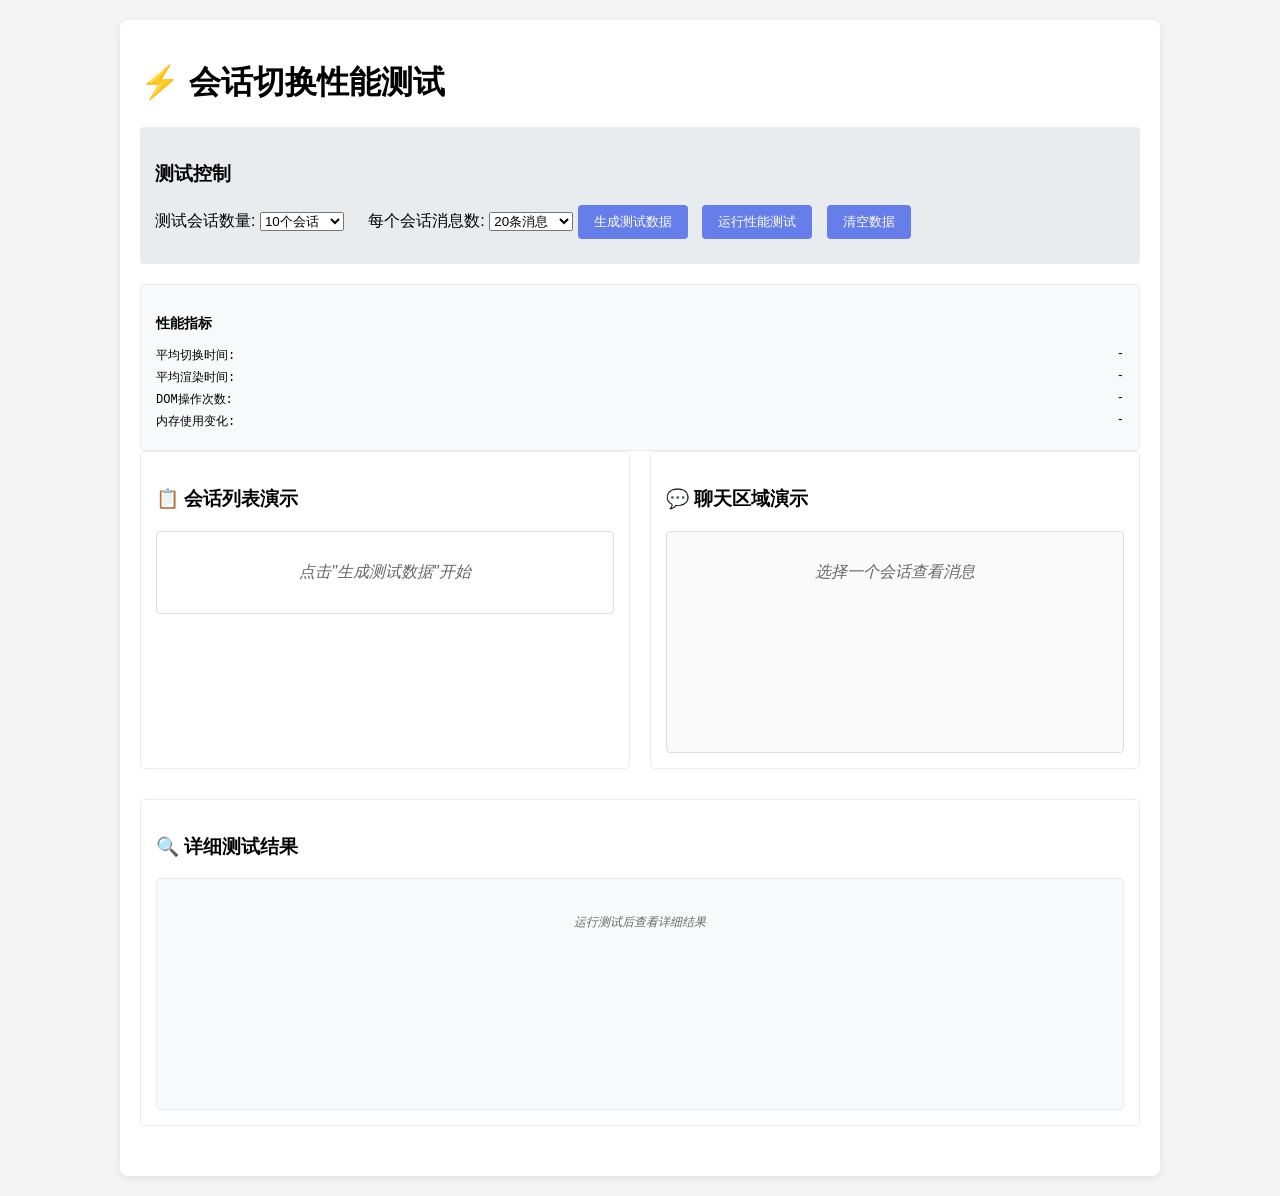
<file: tests/test_session_performance.html>
<!DOCTYPE html>
<html lang="zh-CN">
<head>
    <meta charset="UTF-8">
    <meta name="viewport" content="width=device-width, initial-scale=1.0">
    <title>会话切换性能测试</title>
    <style>
        body {
            font-family: -apple-system, BlinkMacSystemFont, 'Segoe UI', Roboto, sans-serif;
            margin: 0;
            padding: 20px;
            background: #f5f5f5;
        }
        .test-container {
            max-width: 1000px;
            margin: 0 auto;
            background: white;
            border-radius: 8px;
            padding: 20px;
            box-shadow: 0 2px 10px rgba(0,0,0,0.1);
        }
        .test-section {
            margin-bottom: 30px;
            padding: 15px;
            border: 1px solid #e9ecef;
            border-radius: 5px;
        }
        .test-grid {
            display: grid;
            grid-template-columns: 1fr 1fr;
            gap: 20px;
        }
        button {
            background: #667eea;
            color: white;
            border: none;
            padding: 8px 16px;
            border-radius: 4px;
            cursor: pointer;
            margin-right: 10px;
            margin-bottom: 10px;
        }
        button:hover:not(:disabled) {
            background: #5a6fd8;
        }
        button:disabled {
            background: #ccc;
            cursor: not-allowed;
        }
        .performance-metrics {
            background: #f8f9fa;
            border: 1px solid #e9ecef;
            border-radius: 4px;
            padding: 15px;
            margin-top: 10px;
            font-family: monospace;
            font-size: 12px;
        }
        .metric {
            display: flex;
            justify-content: space-between;
            margin-bottom: 5px;
        }
        .metric.good {
            color: #28a745;
        }
        .metric.warning {
            color: #ffc107;
        }
        .metric.bad {
            color: #dc3545;
        }
        .session-list-demo {
            border: 1px solid #ddd;
            border-radius: 4px;
            padding: 10px;
            max-height: 300px;
            overflow-y: auto;
        }
        .session-item-demo {
            padding: 10px;
            border: 1px solid #e9ecef;
            border-radius: 4px;
            margin-bottom: 5px;
            background: white;
            cursor: pointer;
            transition: all 0.2s ease;
        }
        .session-item-demo:hover {
            background: #f8f9fa;
            transform: translateX(2px);
        }
        .session-item-demo.active {
            background: linear-gradient(135deg, #667eea 0%, #764ba2 100%);
            color: white;
        }
        .chat-demo {
            border: 1px solid #ddd;
            border-radius: 4px;
            padding: 10px;
            height: 200px;
            overflow-y: auto;
            background: #fafafa;
        }
        .message-demo {
            padding: 8px;
            margin-bottom: 5px;
            border-radius: 4px;
            background: white;
            border-left: 3px solid #667eea;
        }
        .loading-indicator {
            text-align: center;
            padding: 20px;
            color: #666;
            font-style: italic;
        }
        .test-controls {
            background: #e9ecef;
            padding: 15px;
            border-radius: 4px;
            margin-bottom: 20px;
        }
    </style>
</head>
<body>
    <div class="test-container">
        <h1>⚡ 会话切换性能测试</h1>
        
        <div class="test-controls">
            <h3>测试控制</h3>
            <label>
                测试会话数量: 
                <select id="sessionCount">
                    <option value="5">5个会话</option>
                    <option value="10" selected>10个会话</option>
                    <option value="25">25个会话</option>
                    <option value="50">50个会话</option>
                    <option value="100">100个会话</option>
                </select>
            </label>
            <label style="margin-left: 20px;">
                每个会话消息数: 
                <select id="messageCount">
                    <option value="5">5条消息</option>
                    <option value="20" selected>20条消息</option>
                    <option value="50">50条消息</option>
                    <option value="100">100条消息</option>
                </select>
            </label>
            <button onclick="generateTestData()">生成测试数据</button>
            <button onclick="runPerformanceTest()">运行性能测试</button>
            <button onclick="clearAll()">清空数据</button>
        </div>
        
        <div class="performance-metrics">
            <h3>性能指标</h3>
            <div class="metric" id="switchTimeMetric">
                <span>平均切换时间:</span>
                <span>-</span>
            </div>
            <div class="metric" id="renderTimeMetric">
                <span>平均渲染时间:</span>
                <span>-</span>
            </div>
            <div class="metric" id="domOperationsMetric">
                <span>DOM操作次数:</span>
                <span>-</span>
            </div>
            <div class="metric" id="memoryUsageMetric">
                <span>内存使用变化:</span>
                <span>-</span>
            </div>
        </div>
        
        <div class="test-grid">
            <div class="test-section">
                <h3>📋 会话列表演示</h3>
                <div id="sessionListDemo" class="session-list-demo">
                    <div class="loading-indicator">点击"生成测试数据"开始</div>
                </div>
            </div>
            
            <div class="test-section">
                <h3>💬 聊天区域演示</h3>
                <div id="chatDemo" class="chat-demo">
                    <div class="loading-indicator">选择一个会话查看消息</div>
                </div>
            </div>
        </div>
        
        <div class="test-section">
            <h3>🔍 详细测试结果</h3>
            <div id="testResults" class="performance-metrics" style="height: 200px; overflow-y: auto;">
                <div class="loading-indicator">运行测试后查看详细结果</div>
            </div>
        </div>
    </div>

    <script>
        let testSessions = [];
        let currentSessionId = null;
        let performanceData = [];
        
        // 模拟优化后的SessionManager方法
        class OptimizedSessionManager {
            constructor() {
                this.sessions = new Map();
                this.currentSessionId = null;
            }
            
            setCurrentSession(sessionId) {
                if (this.currentSessionId === sessionId) {
                    return; // 优化：避免重复切换
                }
                
                const startTime = performance.now();
                
                this.currentSessionId = sessionId;
                this.updateSessionListActiveState(); // 优化：只更新状态，不重新渲染
                
                const endTime = performance.now();
                return endTime - startTime;
            }
            
            updateSessionListActiveState() {
                const sessionItems = document.querySelectorAll('.session-item-demo');
                sessionItems.forEach(item => {
                    item.classList.remove('active');
                });
                
                if (this.currentSessionId) {
                    const currentItem = document.querySelector(`[data-session-id="${this.currentSessionId}"]`);
                    if (currentItem) {
                        currentItem.classList.add('active');
                    }
                }
            }
        }
        
        const sessionManager = new OptimizedSessionManager();
        
        function generateTestData() {
            const sessionCount = parseInt(document.getElementById('sessionCount').value);
            const messageCount = parseInt(document.getElementById('messageCount').value);
            
            console.log(`生成测试数据: ${sessionCount}个会话, 每个${messageCount}条消息`);
            
            testSessions = [];
            sessionManager.sessions.clear();
            
            for (let i = 0; i < sessionCount; i++) {
                const sessionId = `test_session_${i}`;
                const messages = [];
                
                for (let j = 0; j < messageCount; j++) {
                    messages.push({
                        role: j % 2 === 0 ? 'user' : 'assistant',
                        content: `这是第${j + 1}条测试消息，内容包含一些随机文本用于模拟真实对话场景。`,
                        timestamp: new Date().toISOString()
                    });
                }
                
                const session = {
                    id: sessionId,
                    name: `测试会话 ${i + 1}`,
                    createdAt: new Date().toISOString(),
                    updatedAt: new Date().toISOString(),
                    messages: messages,
                    settings: {
                        systemPrompt: 'You are a helpful assistant',
                        maxTurns: 5,
                        allowedTools: ['WebSearch', 'Read']
                    }
                };
                
                testSessions.push(session);
                sessionManager.sessions.set(sessionId, session);
            }
            
            renderSessionList();
            log(`生成了${sessionCount}个会话，总计${sessionCount * messageCount}条消息`);
        }
        
        function renderSessionList() {
            const container = document.getElementById('sessionListDemo');
            container.innerHTML = '';
            
            testSessions.forEach(session => {
                const item = document.createElement('div');
                item.className = `session-item-demo ${session.id === currentSessionId ? 'active' : ''}`;
                item.dataset.sessionId = session.id;
                item.innerHTML = `
                    <div><strong>${session.name}</strong></div>
                    <div style="font-size: 11px; color: #666;">${session.messages.length} 条消息</div>
                `;
                
                item.addEventListener('click', () => {
                    switchToSession(session.id);
                });
                
                container.appendChild(item);
            });
        }
        
        function switchToSession(sessionId) {
            const startTime = performance.now();
            
            // 模拟优化后的切换逻辑
            const switchTime = sessionManager.setCurrentSession(sessionId);
            currentSessionId = sessionId;
            
            // 模拟消息加载（批量渲染）
            const renderStartTime = performance.now();
            renderMessages(sessionId);
            const renderTime = performance.now() - renderStartTime;
            
            const totalTime = performance.now() - startTime;
            
            // 记录性能数据
            performanceData.push({
                sessionId,
                switchTime: switchTime || 0,
                renderTime,
                totalTime,
                timestamp: new Date().toISOString()
            });
            
            console.log(`切换到会话 ${sessionId}: 总耗时 ${totalTime.toFixed(2)}ms (切换: ${(switchTime || 0).toFixed(2)}ms, 渲染: ${renderTime.toFixed(2)}ms)`);
        }
        
        function renderMessages(sessionId) {
            const session = testSessions.find(s => s.id === sessionId);
            if (!session) return;
            
            const chatDemo = document.getElementById('chatDemo');
            
            // 优化：使用DocumentFragment批量操作
            const fragment = document.createDocumentFragment();
            
            session.messages.forEach(message => {
                const messageDiv = document.createElement('div');
                messageDiv.className = 'message-demo';
                messageDiv.innerHTML = `
                    <strong>${message.role}:</strong> ${message.content}
                `;
                fragment.appendChild(messageDiv);
            });
            
            chatDemo.innerHTML = '';
            chatDemo.appendChild(fragment);
            chatDemo.scrollTop = chatDemo.scrollHeight;
        }
        
        async function runPerformanceTest() {
            if (testSessions.length === 0) {
                alert('请先生成测试数据');
                return;
            }
            
            console.log('开始性能测试...');
            performanceData = [];
            
            const testResults = document.getElementById('testResults');
            testResults.innerHTML = '<div class="loading-indicator">正在运行性能测试...</div>';
            
            // 测试所有会话切换
            for (let i = 0; i < testSessions.length; i++) {
                const session = testSessions[i];
                
                // 添加小延迟模拟真实用户操作
                await new Promise(resolve => setTimeout(resolve, 50));
                
                switchToSession(session.id);
            }
            
            // 分析性能数据
            analyzePerformance();
        }
        
        function analyzePerformance() {
            if (performanceData.length === 0) return;
            
            const switchTimes = performanceData.map(d => d.switchTime);
            const renderTimes = performanceData.map(d => d.renderTime);
            const totalTimes = performanceData.map(d => d.totalTime);
            
            const avgSwitchTime = average(switchTimes);
            const avgRenderTime = average(renderTimes);
            const avgTotalTime = average(totalTimes);
            
            const maxSwitchTime = Math.max(...switchTimes);
            const maxRenderTime = Math.max(...renderTimes);
            const maxTotalTime = Math.max(...totalTimes);
            
            // 更新性能指标显示
            updateMetric('switchTimeMetric', `${avgSwitchTime.toFixed(2)}ms`, avgSwitchTime);
            updateMetric('renderTimeMetric', `${avgRenderTime.toFixed(2)}ms`, avgRenderTime);
            updateMetric('domOperationsMetric', `${testSessions.length} 次切换`, null);
            
            // 显示详细结果
            const testResults = document.getElementById('testResults');
            testResults.innerHTML = `
                <h4>性能测试结果</h4>
                <div class="metric"><span>测试会话数:</span><span>${testSessions.length}</span></div>
                <div class="metric"><span>平均切换时间:</span><span>${avgSwitchTime.toFixed(2)}ms</span></div>
                <div class="metric"><span>平均渲染时间:</span><span>${avgRenderTime.toFixed(2)}ms</span></div>
                <div class="metric"><span>平均总时间:</span><span>${avgTotalTime.toFixed(2)}ms</span></div>
                <div class="metric"><span>最慢切换:</span><span>${maxSwitchTime.toFixed(2)}ms</span></div>
                <div class="metric"><span>最慢渲染:</span><span>${maxRenderTime.toFixed(2)}ms</span></div>
                <div class="metric"><span>最慢总时间:</span><span>${maxTotalTime.toFixed(2)}ms</span></div>
                <hr>
                <h5>性能评估:</h5>
                <div class="metric ${getPerformanceClass(avgTotalTime)}">
                    <span>总体性能:</span>
                    <span>${getPerformanceText(avgTotalTime)}</span>
                </div>
                <div style="margin-top: 10px; font-size: 11px;">
                    <strong>优化建议:</strong><br>
                    • 切换时间 < 5ms: 优秀<br>
                    • 渲染时间 < 50ms: 良好<br>
                    • 总时间 < 100ms: 用户感知流畅
                </div>
            `;
            
            log(`性能测试完成: 平均总时间 ${avgTotalTime.toFixed(2)}ms`);
        }
        
        function updateMetric(elementId, value, time) {
            const element = document.getElementById(elementId);
            if (element) {
                element.querySelector('span:last-child').textContent = value;
                if (time !== null) {
                    element.className = `metric ${getPerformanceClass(time)}`;
                }
            }
        }
        
        function getPerformanceClass(time) {
            if (time < 20) return 'good';
            if (time < 100) return 'warning';
            return 'bad';
        }
        
        function getPerformanceText(time) {
            if (time < 20) return '优秀 (< 20ms)';
            if (time < 100) return '良好 (< 100ms)';
            return '需要优化 (> 100ms)';
        }
        
        function average(numbers) {
            return numbers.reduce((a, b) => a + b, 0) / numbers.length;
        }
        
        function clearAll() {
            testSessions = [];
            currentSessionId = null;
            performanceData = [];
            sessionManager.sessions.clear();
            
            document.getElementById('sessionListDemo').innerHTML = 
                '<div class="loading-indicator">点击"生成测试数据"开始</div>';
            document.getElementById('chatDemo').innerHTML = 
                '<div class="loading-indicator">选择一个会话查看消息</div>';
            document.getElementById('testResults').innerHTML = 
                '<div class="loading-indicator">运行测试后查看详细结果</div>';
            
            // 重置性能指标
            ['switchTimeMetric', 'renderTimeMetric', 'domOperationsMetric', 'memoryUsageMetric'].forEach(id => {
                const element = document.getElementById(id);
                if (element) {
                    element.querySelector('span:last-child').textContent = '-';
                    element.className = 'metric';
                }
            });
            
            log('已清空所有测试数据');
        }
        
        function log(message) {
            console.log(`[${new Date().toLocaleTimeString()}] ${message}`);
        }
        
        // 页面加载完成后初始化
        document.addEventListener('DOMContentLoaded', () => {
            log('性能测试工具已加载');
        });
    </script>
</body>
</html>
</file>
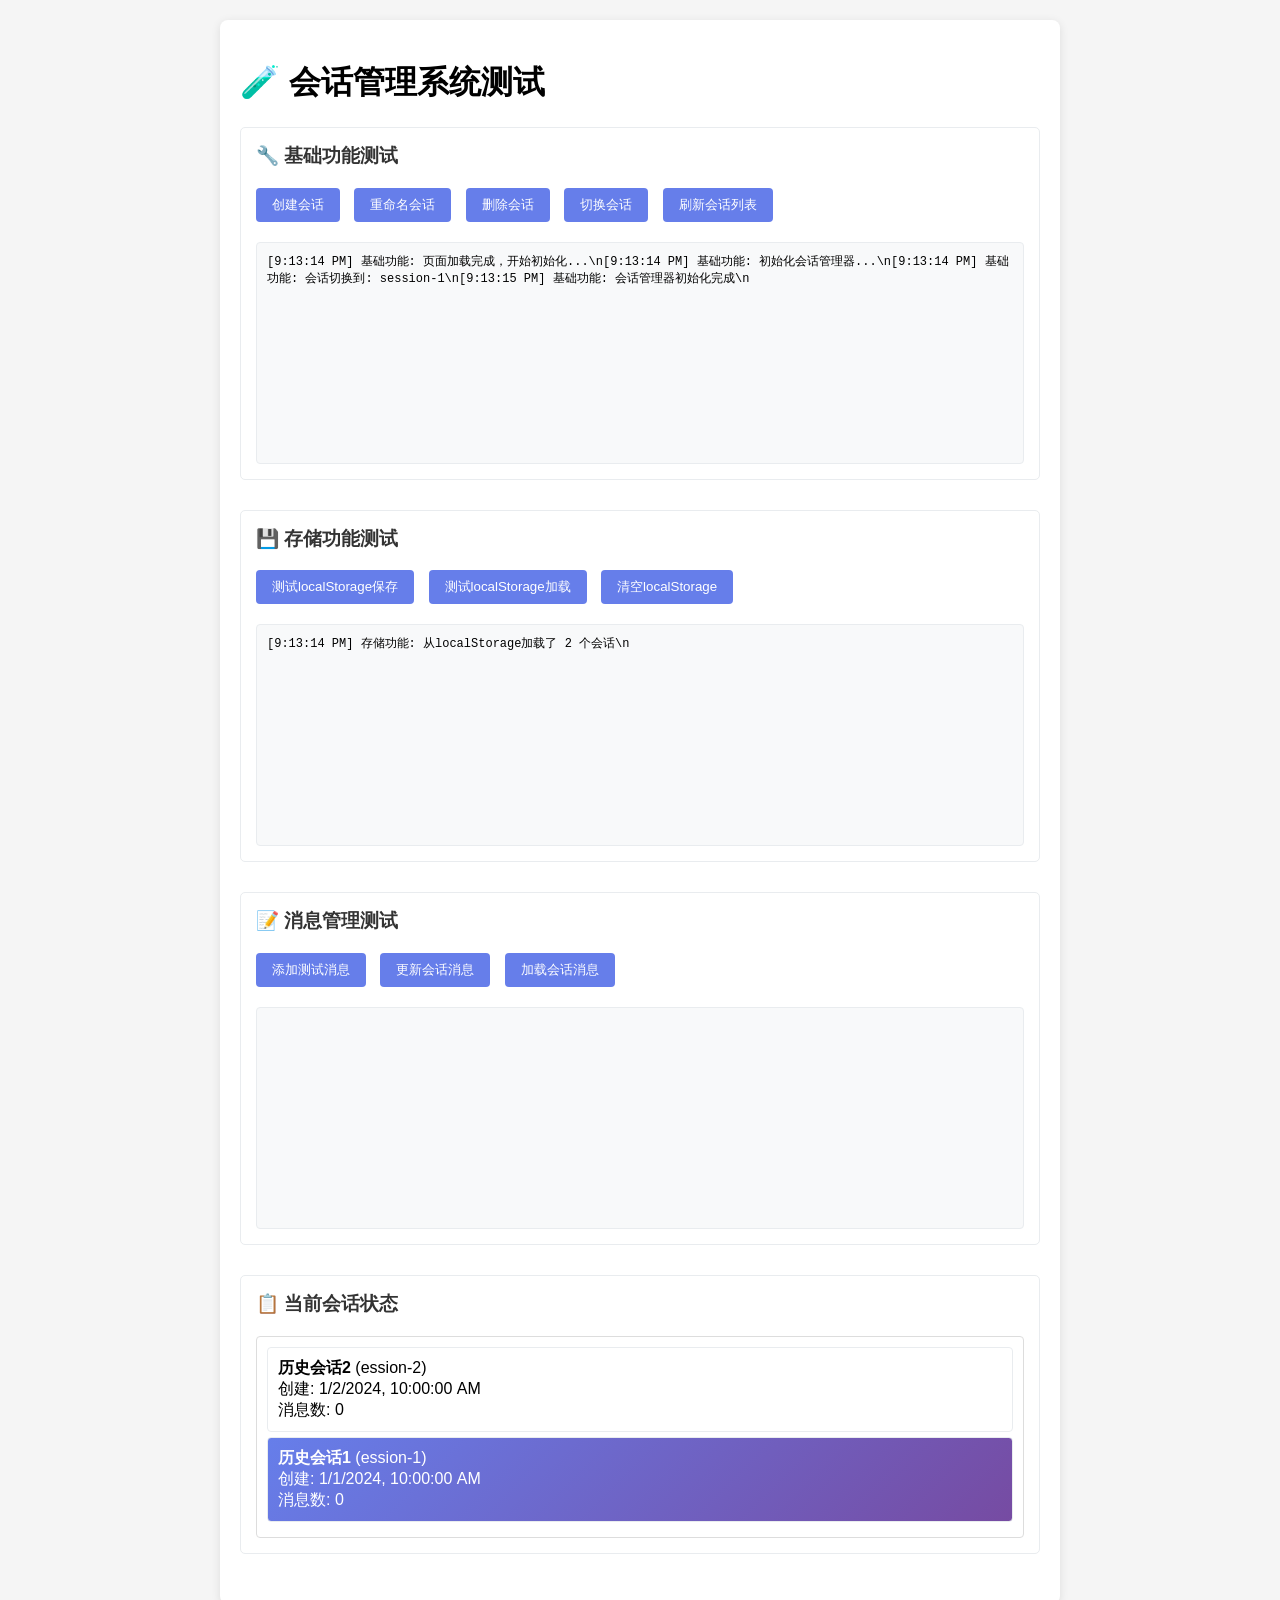
<file: tests/test_session_ui.html>
<!DOCTYPE html>
<html lang="zh-CN">
<head>
    <meta charset="UTF-8">
    <meta name="viewport" content="width=device-width, initial-scale=1.0">
    <title>会话管理测试</title>
    <style>
        body {
            font-family: -apple-system, BlinkMacSystemFont, 'Segoe UI', Roboto, sans-serif;
            margin: 0;
            padding: 20px;
            background: #f5f5f5;
        }
        .test-container {
            max-width: 800px;
            margin: 0 auto;
            background: white;
            border-radius: 8px;
            padding: 20px;
            box-shadow: 0 2px 10px rgba(0,0,0,0.1);
        }
        .test-section {
            margin-bottom: 30px;
            padding: 15px;
            border: 1px solid #e9ecef;
            border-radius: 5px;
        }
        .test-section h3 {
            margin-top: 0;
            color: #333;
        }
        button {
            background: #667eea;
            color: white;
            border: none;
            padding: 8px 16px;
            border-radius: 4px;
            cursor: pointer;
            margin-right: 10px;
            margin-bottom: 10px;
        }
        button:hover {
            background: #5a6fd8;
        }
        .log {
            background: #f8f9fa;
            border: 1px solid #e9ecef;
            border-radius: 4px;
            padding: 10px;
            margin-top: 10px;
            font-family: monospace;
            font-size: 12px;
            height: 200px;
            overflow-y: auto;
        }
        .sessions-display {
            border: 1px solid #ddd;
            border-radius: 4px;
            padding: 10px;
            margin-top: 10px;
            max-height: 300px;
            overflow-y: auto;
        }
        .session-item-test {
            padding: 10px;
            border: 1px solid #e9ecef;
            border-radius: 4px;
            margin-bottom: 5px;
            background: white;
        }
        .session-item-test.active {
            background: linear-gradient(135deg, #667eea 0%, #764ba2 100%);
            color: white;
        }
    </style>
</head>
<body>
    <div class="test-container">
        <h1>🧪 会话管理系统测试</h1>
        
        <div class="test-section">
            <h3>🔧 基础功能测试</h3>
            <button onclick="testCreateSession()">创建会话</button>
            <button onclick="testRenameSession()">重命名会话</button>
            <button onclick="testDeleteSession()">删除会话</button>
            <button onclick="testSwitchSession()">切换会话</button>
            <button onclick="refreshSessions()">刷新会话列表</button>
            <div id="basicTestLog" class="log"></div>
        </div>
        
        <div class="test-section">
            <h3>💾 存储功能测试</h3>
            <button onclick="testLocalStorageSave()">测试localStorage保存</button>
            <button onclick="testLocalStorageLoad()">测试localStorage加载</button>
            <button onclick="clearLocalStorage()">清空localStorage</button>
            <div id="storageTestLog" class="log"></div>
        </div>
        
        <div class="test-section">
            <h3>📝 消息管理测试</h3>
            <button onclick="testAddMessage()">添加测试消息</button>
            <button onclick="testUpdateMessages()">更新会话消息</button>
            <button onclick="testLoadMessages()">加载会话消息</button>
            <div id="messageTestLog" class="log"></div>
        </div>
        
        <div class="test-section">
            <h3>📋 当前会话状态</h3>
            <div id="sessionsDisplay" class="sessions-display">
                <div class="session-loading">初始化中...</div>
            </div>
        </div>
    </div>

    <script>
        // 模拟SessionManager类的简化版本
        class TestSessionManager {
            constructor() {
                this.sessions = new Map();
                this.currentSessionId = null;
                this.defaultSessionName = '新对话';
                this.maxSessionNameLength = 50;
                this.onSessionChange = (sessionId) => {
                    log('基础功能', `会话切换到: ${sessionId}`);
                };
            }
            
            async init() {
                log('基础功能', '初始化会话管理器...');
                this.loadSessionsFromLocalStorage();
                this.renderSessionsDisplay();
                
                if (this.sessions.size === 0) {
                    await this.createSession();
                } else {
                    const firstSessionId = this.sessions.keys().next().value;
                    this.setCurrentSession(firstSessionId);
                }
                log('基础功能', '会话管理器初始化完成');
            }
            
            async createSession(name = null) {
                const sessionId = this.generateSessionId();
                const sessionName = name || this.generateDefaultSessionName();
                
                const session = {
                    id: sessionId,
                    name: sessionName,
                    createdAt: new Date().toISOString(),
                    updatedAt: new Date().toISOString(),
                    messages: [],
                    settings: {
                        systemPrompt: 'You are a helpful assistant',
                        maxTurns: 5,
                        allowedTools: ['WebSearch', 'Read']
                    }
                };
                
                this.sessions.set(sessionId, session);
                this.saveSessionToLocalStorage(session);
                this.renderSessionsDisplay();
                this.setCurrentSession(sessionId);
                
                log('基础功能', `创建会话: ${sessionName} (${sessionId})`);
                return sessionId;
            }
            
            async deleteSession(sessionId) {
                if (!this.sessions.has(sessionId)) {
                    throw new Error('会话不存在');
                }
                
                if (this.sessions.size <= 1) {
                    throw new Error('不能删除最后一个会话');
                }
                
                const session = this.sessions.get(sessionId);
                this.sessions.delete(sessionId);
                this.removeSessionFromLocalStorage(sessionId);
                
                if (this.currentSessionId === sessionId) {
                    const firstSessionId = this.sessions.keys().next().value;
                    this.setCurrentSession(firstSessionId);
                }
                
                this.renderSessionsDisplay();
                log('基础功能', `删除会话: ${session.name} (${sessionId})`);
            }
            
            async renameSession(sessionId, newName) {
                if (!this.sessions.has(sessionId)) {
                    throw new Error('会话不存在');
                }
                
                const trimmedName = newName.trim();
                if (!trimmedName) {
                    throw new Error('会话名称不能为空');
                }
                
                if (trimmedName.length > this.maxSessionNameLength) {
                    throw new Error(`会话名称不能超过${this.maxSessionNameLength}个字符`);
                }
                
                const session = this.sessions.get(sessionId);
                const oldName = session.name;
                session.name = trimmedName;
                session.updatedAt = new Date().toISOString();
                
                this.saveSessionToLocalStorage(session);
                this.renderSessionsDisplay();
                
                log('基础功能', `重命名会话: "${oldName}" -> "${trimmedName}"`);
            }
            
            setCurrentSession(sessionId) {
                if (!this.sessions.has(sessionId)) {
                    throw new Error('会话不存在');
                }
                
                this.currentSessionId = sessionId;
                this.renderSessionsDisplay();
                this.onSessionChange(sessionId);
            }
            
            getCurrentSession() {
                if (!this.currentSessionId) {
                    return null;
                }
                return this.sessions.get(this.currentSessionId);
            }
            
            async updateCurrentSessionMessages(messages) {
                const session = this.getCurrentSession();
                if (!session) {
                    throw new Error('没有活动会话');
                }
                
                session.messages = messages;
                session.updatedAt = new Date().toISOString();
                this.saveSessionToLocalStorage(session);
                
                log('消息管理', `更新会话消息: ${messages.length} 条`);
            }
            
            loadSessionsFromLocalStorage() {
                try {
                    const sessionsData = localStorage.getItem('claude_mcp_sessions');
                    if (sessionsData) {
                        const sessions = JSON.parse(sessionsData);
                        this.sessions.clear();
                        for (const [id, sessionData] of Object.entries(sessions)) {
                            this.sessions.set(id, sessionData);
                        }
                        log('存储功能', `从localStorage加载了 ${this.sessions.size} 个会话`);
                    }
                } catch (error) {
                    log('存储功能', `从localStorage加载会话失败: ${error.message}`);
                }
            }
            
            saveSessionToLocalStorage(session) {
                try {
                    const sessionsData = localStorage.getItem('claude_mcp_sessions') || '{}';
                    const sessions = JSON.parse(sessionsData);
                    sessions[session.id] = session;
                    localStorage.setItem('claude_mcp_sessions', JSON.stringify(sessions));
                    log('存储功能', `保存会话到localStorage: ${session.name}`);
                } catch (error) {
                    log('存储功能', `保存会话到localStorage失败: ${error.message}`);
                }
            }
            
            removeSessionFromLocalStorage(sessionId) {
                try {
                    const sessionsData = localStorage.getItem('claude_mcp_sessions') || '{}';
                    const sessions = JSON.parse(sessionsData);
                    delete sessions[sessionId];
                    localStorage.setItem('claude_mcp_sessions', JSON.stringify(sessions));
                    log('存储功能', `从localStorage删除会话: ${sessionId}`);
                } catch (error) {
                    log('存储功能', `从localStorage删除会话失败: ${error.message}`);
                }
            }
            
            generateSessionId() {
                return `session_${Date.now()}_${Math.random().toString(36).substr(2, 9)}`;
            }
            
            generateDefaultSessionName() {
                const count = this.sessions.size + 1;
                return `${this.defaultSessionName} ${count}`;
            }
            
            renderSessionsDisplay() {
                const container = document.getElementById('sessionsDisplay');
                if (!container) return;
                
                container.innerHTML = '';
                
                if (this.sessions.size === 0) {
                    container.innerHTML = '<div class="session-loading">没有会话</div>';
                    return;
                }
                
                const sortedSessions = Array.from(this.sessions.values())
                    .sort((a, b) => new Date(b.updatedAt) - new Date(a.updatedAt));
                
                for (const session of sortedSessions) {
                    const sessionItem = document.createElement('div');
                    sessionItem.className = `session-item-test ${session.id === this.currentSessionId ? 'active' : ''}`;
                    sessionItem.innerHTML = `
                        <div><strong>${session.name}</strong> (${session.id.substr(-8)})</div>
                        <div>创建: ${new Date(session.createdAt).toLocaleString()}</div>
                        <div>消息数: ${session.messages.length}</div>
                    `;
                    container.appendChild(sessionItem);
                }
            }
        }
        
        // 全局实例
        let sessionManager;
        
        // 日志函数
        function log(category, message) {
            const timestamp = new Date().toLocaleTimeString();
            const logMessage = `[${timestamp}] ${category}: ${message}`;
            console.log(logMessage);
            
            const logContainers = {
                '基础功能': 'basicTestLog',
                '存储功能': 'storageTestLog', 
                '消息管理': 'messageTestLog'
            };
            
            const containerId = logContainers[category];
            if (containerId) {
                const container = document.getElementById(containerId);
                if (container) {
                    container.innerHTML += logMessage + '\\n';
                    container.scrollTop = container.scrollHeight;
                }
            }
        }
        
        // 测试函数
        async function testCreateSession() {
            try {
                const name = prompt('输入会话名称（留空使用默认名称）:');
                await sessionManager.createSession(name || undefined);
            } catch (error) {
                log('基础功能', `创建会话失败: ${error.message}`);
            }
        }
        
        async function testRenameSession() {
            const sessions = Array.from(sessionManager.sessions.values());
            if (sessions.length === 0) {
                log('基础功能', '没有可重命名的会话');
                return;
            }
            
            const sessionNames = sessions.map(s => `${s.name} (${s.id.substr(-8)})`);
            const choice = prompt(`选择要重命名的会话（输入序号 0-${sessions.length-1}）:\\n${sessionNames.join('\\n')}`);
            const index = parseInt(choice);
            
            if (isNaN(index) || index < 0 || index >= sessions.length) {
                log('基础功能', '无效的会话选择');
                return;
            }
            
            const newName = prompt('输入新名称:');
            if (newName) {
                try {
                    await sessionManager.renameSession(sessions[index].id, newName);
                } catch (error) {
                    log('基础功能', `重命名失败: ${error.message}`);
                }
            }
        }
        
        async function testDeleteSession() {
            const sessions = Array.from(sessionManager.sessions.values());
            if (sessions.length <= 1) {
                log('基础功能', '不能删除最后一个会话');
                return;
            }
            
            const sessionNames = sessions.map(s => `${s.name} (${s.id.substr(-8)})`);
            const choice = prompt(`选择要删除的会话（输入序号 0-${sessions.length-1}）:\\n${sessionNames.join('\\n')}`);
            const index = parseInt(choice);
            
            if (isNaN(index) || index < 0 || index >= sessions.length) {
                log('基础功能', '无效的会话选择');
                return;
            }
            
            if (confirm(`确定要删除会话"${sessions[index].name}"吗？`)) {
                try {
                    await sessionManager.deleteSession(sessions[index].id);
                } catch (error) {
                    log('基础功能', `删除失败: ${error.message}`);
                }
            }
        }
        
        function testSwitchSession() {
            const sessions = Array.from(sessionManager.sessions.values());
            if (sessions.length === 0) {
                log('基础功能', '没有可切换的会话');
                return;
            }
            
            const sessionNames = sessions.map(s => `${s.name} (${s.id.substr(-8)})`);
            const choice = prompt(`选择要切换的会话（输入序号 0-${sessions.length-1}）:\\n${sessionNames.join('\\n')}`);
            const index = parseInt(choice);
            
            if (isNaN(index) || index < 0 || index >= sessions.length) {
                log('基础功能', '无效的会话选择');
                return;
            }
            
            try {
                sessionManager.setCurrentSession(sessions[index].id);
            } catch (error) {
                log('基础功能', `切换失败: ${error.message}`);
            }
        }
        
        function refreshSessions() {
            sessionManager.renderSessionsDisplay();
            log('基础功能', '刷新会话显示');
        }
        
        function testLocalStorageSave() {
            const testSession = {
                id: 'test_' + Date.now(),
                name: '测试会话',
                createdAt: new Date().toISOString(),
                updatedAt: new Date().toISOString(),
                messages: [
                    { role: 'user', content: '测试消息1', timestamp: new Date().toISOString() },
                    { role: 'assistant', content: '测试回复1', timestamp: new Date().toISOString() }
                ],
                settings: { systemPrompt: 'Test', maxTurns: 5, allowedTools: ['WebSearch'] }
            };
            
            sessionManager.saveSessionToLocalStorage(testSession);
        }
        
        function testLocalStorageLoad() {
            sessionManager.loadSessionsFromLocalStorage();
            sessionManager.renderSessionsDisplay();
        }
        
        function clearLocalStorage() {
            localStorage.removeItem('claude_mcp_sessions');
            log('存储功能', '清空localStorage');
        }
        
        async function testAddMessage() {
            const session = sessionManager.getCurrentSession();
            if (!session) {
                log('消息管理', '没有活动会话');
                return;
            }
            
            const content = prompt('输入测试消息内容:') || '这是一条测试消息';
            const message = {
                role: Math.random() > 0.5 ? 'user' : 'assistant',
                content: content,
                timestamp: new Date().toISOString()
            };
            
            session.messages.push(message);
            await sessionManager.updateCurrentSessionMessages(session.messages);
            sessionManager.renderSessionsDisplay();
        }
        
        async function testUpdateMessages() {
            const messages = [
                { role: 'user', content: '用户消息1', timestamp: new Date().toISOString() },
                { role: 'assistant', content: '助手回复1', timestamp: new Date().toISOString() },
                { role: 'user', content: '用户消息2', timestamp: new Date().toISOString() },
                { role: 'assistant', content: '助手回复2', timestamp: new Date().toISOString() }
            ];
            
            try {
                await sessionManager.updateCurrentSessionMessages(messages);
                sessionManager.renderSessionsDisplay();
            } catch (error) {
                log('消息管理', `更新消息失败: ${error.message}`);
            }
        }
        
        function testLoadMessages() {
            const session = sessionManager.getCurrentSession();
            if (!session) {
                log('消息管理', '没有活动会话');
                return;
            }
            
            log('消息管理', `当前会话消息数: ${session.messages.length}`);
            session.messages.forEach((msg, index) => {
                log('消息管理', `消息 ${index + 1}: [${msg.role}] ${msg.content.substring(0, 50)}...`);
            });
        }
        
        // 页面加载完成后初始化
        document.addEventListener('DOMContentLoaded', async () => {
            log('基础功能', '页面加载完成，开始初始化...');
            sessionManager = new TestSessionManager();
            await sessionManager.init();
        });
    </script>
</body>
</html>
</file>
